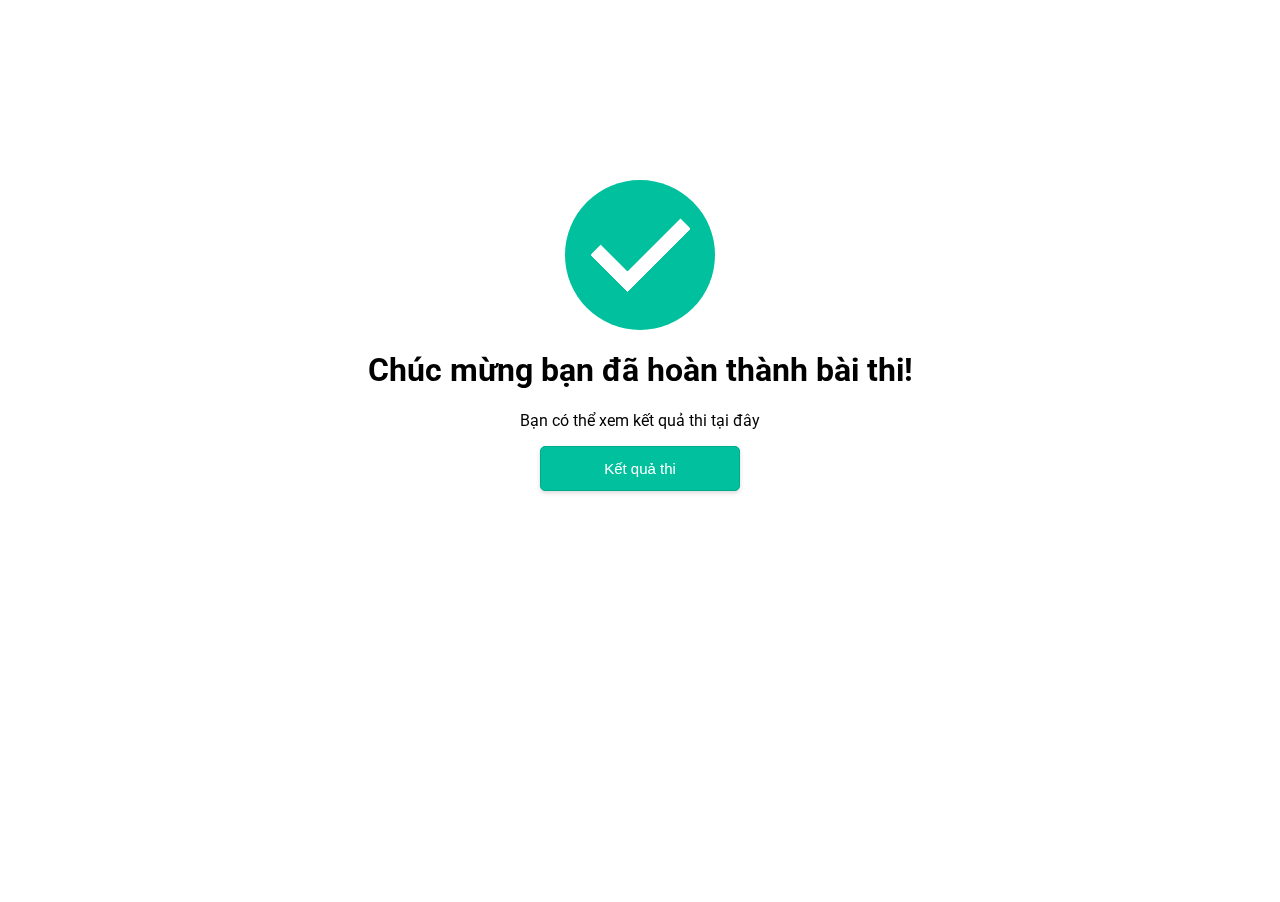
<file: confetti.html>
<!DOCTYPE html>
<html lang="en">


<head>
    <meta charset="UTF-8">
    <meta http-equiv="X-UA-Compatible" content="IE=edge">
    <meta name="viewport" content="width=device-width, initial-scale=1.0">
    <title>Hoàn thành</title>
    <link rel="stylesheet" href="./assets/css/confetti.css">
    <style>
        @import url('https://fonts.googleapis.com/css2?family=Roboto&display=swap');
    </style>
</head>

<body>
    <div class="js-container container" style="top:0px !important;"></div>

    <div class="main">
        <div class="checkmark-circle">
            <div class="background"></div>
            <div class="checkmark draw"></div>
        </div>
        <h1>Chúc mừng bạn đã hoàn thành bài thi!</h1>
        <p>Bạn có thể xem kết quả thi tại đây</p>
        <a href="./result.html"><button class="submit-btn" type="submit">Kết quả thi</button></a>
    </div>

    <script src="./assets/js/confetti.js"></script>
</body>

</html>
</file>
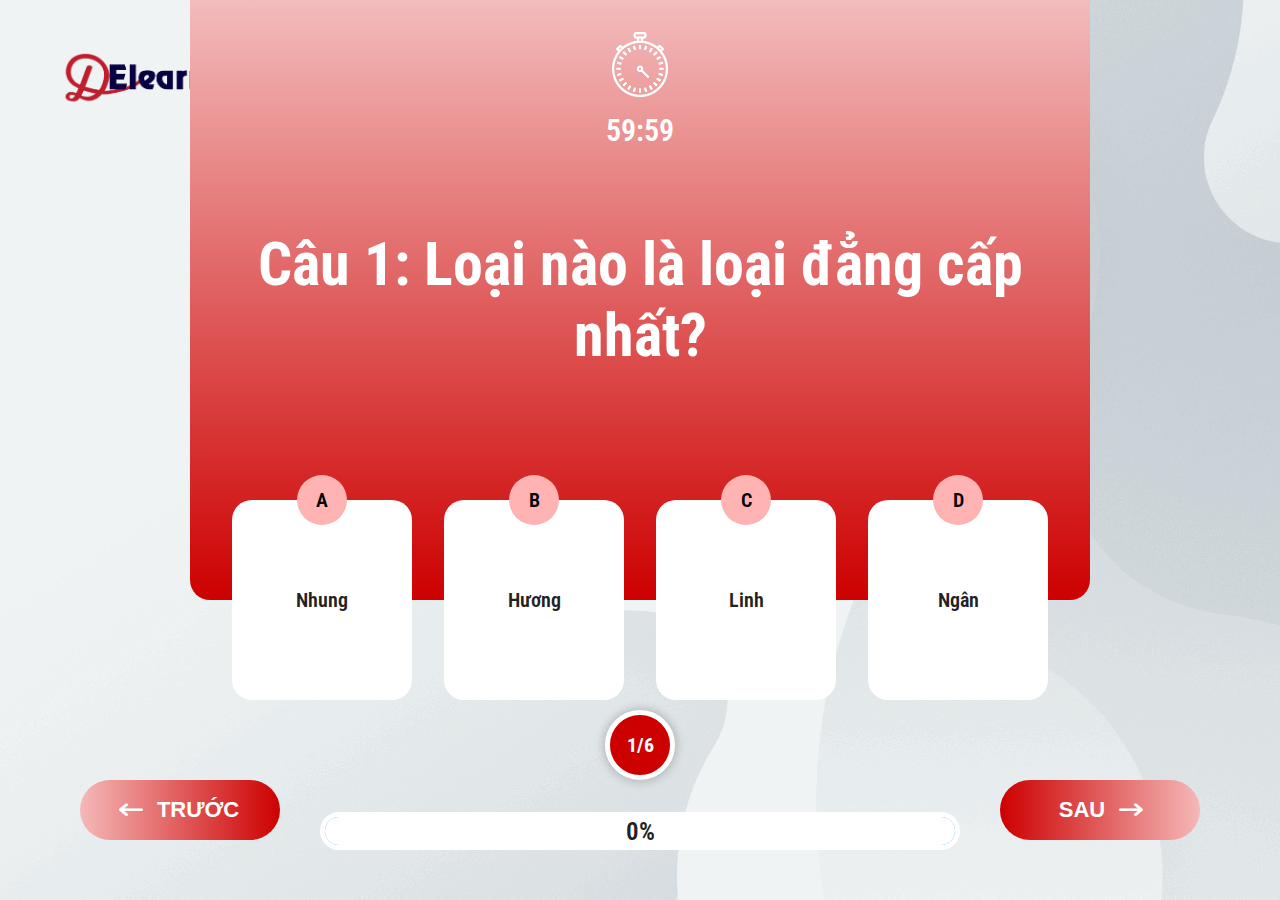
<file: quiz.html>
<!DOCTYPE html>
<html lang="en">

<head>
    <meta charset="UTF-8">
    <meta http-equiv="X-UA-Compatible" content="IE=edge">
    <meta name="viewport" content="width=device-width, initial-scale=1.0">
    <title>Quizo</title>
    <link rel="stylesheet" href="https://cdnjs.cloudflare.com/ajax/libs/font-awesome/6.1.0/css/all.min.css" />
    <link rel="stylesheet" href="assets/css/quiz.css">
    <script defer src="assets/js/quiz.js"></script>
</head>

<body>
    <main class="quest__section">
        <!-- ==================== LOGO ==================== -->
        <img src="assets/img/logo.png" alt="Logo" class="quest__logo">

        <!-- ================== QUEST SECTION ================== -->
        <div class="quest__main">
            <div class="quest__timer-wrap">
                <img src="assets/img/time.png" alt="Logo" class="quest__timer-logo">
                <p class="quest__timer-param">
                    59:59
                </p>
            </div>
            <h2 class="quest__content">
            </h2>
            <ul class="answer__list">
                <li class="answer__item">
                    <span class="answer__item-param">A</span>
                    <span class="answer__item-content">
                        Thanh Hóa
                    </span>
                </li>
                <li class="answer__item">
                    <span class="answer__item-param">B</span>
                    <span class="answer__item-content">
                        Nghệ An
                    </span>
                </li>
                <li class="answer__item">
                    <span class="answer__item-param">C</span>
                    <span class="answer__item-content">
                        Hà Nội
                    </span>
                </li>
                <li class="answer__item">
                    <span class="answer__item-param">D</span>
                    <span class="answer__item-content">
                        Hà Tĩnh
                    </span>
                </li>
            </ul>
        </div>

        <!-- ===================== PROCESS SECTION ===================== -->
        <div class="quiz__param-footer">
            <div class="quest__numbers-wrap">
                <div class="quest__numbers">
                    <span class="quest__current">
                    </span>
                    /
                    <span class="quest__all">
                    </span>
                </div>
            </div>
            <div class="quest__process">
                <div class="quest__process-inner"></div>
                <span class="quest__process-param">0%</span>
            </div>
        </div>

        <!-- ========================= BUTTONS ========================= -->
        <div class="quest__buttons">
            <button class="quest__btn" id="quest__btn-prev">
                <span class="quest__btn-icon">
                    <i class="fa-solid fa-arrow-left-long"></i>
                </span>
                <span class="quest__btn-txt">
                    Trước
                </span>
            </button>
            <button class="quest__btn" id="quest__btn-next">
                <span class="quest__btn-txt quest__btn-next">
                    Sau
                </span>
                <span class="quest__btn-icon">
                    <i class="fa-solid fa-arrow-right-long"></i>
                </span>
            </button>
            <button type="submit" class="quest__btn" id="quest__btn-submit">
                <span class="quest__btn-txt quest__btn-submit">
                    <a href="./confetti.html">Nộp bài</a>
                </span>
                <span class="quest__btn-icon">
                    <i class="fa-solid fa-arrow-right-long"></i>
                </span>
            </button>
        </div>

    </main>
</body>

</html>
</file>
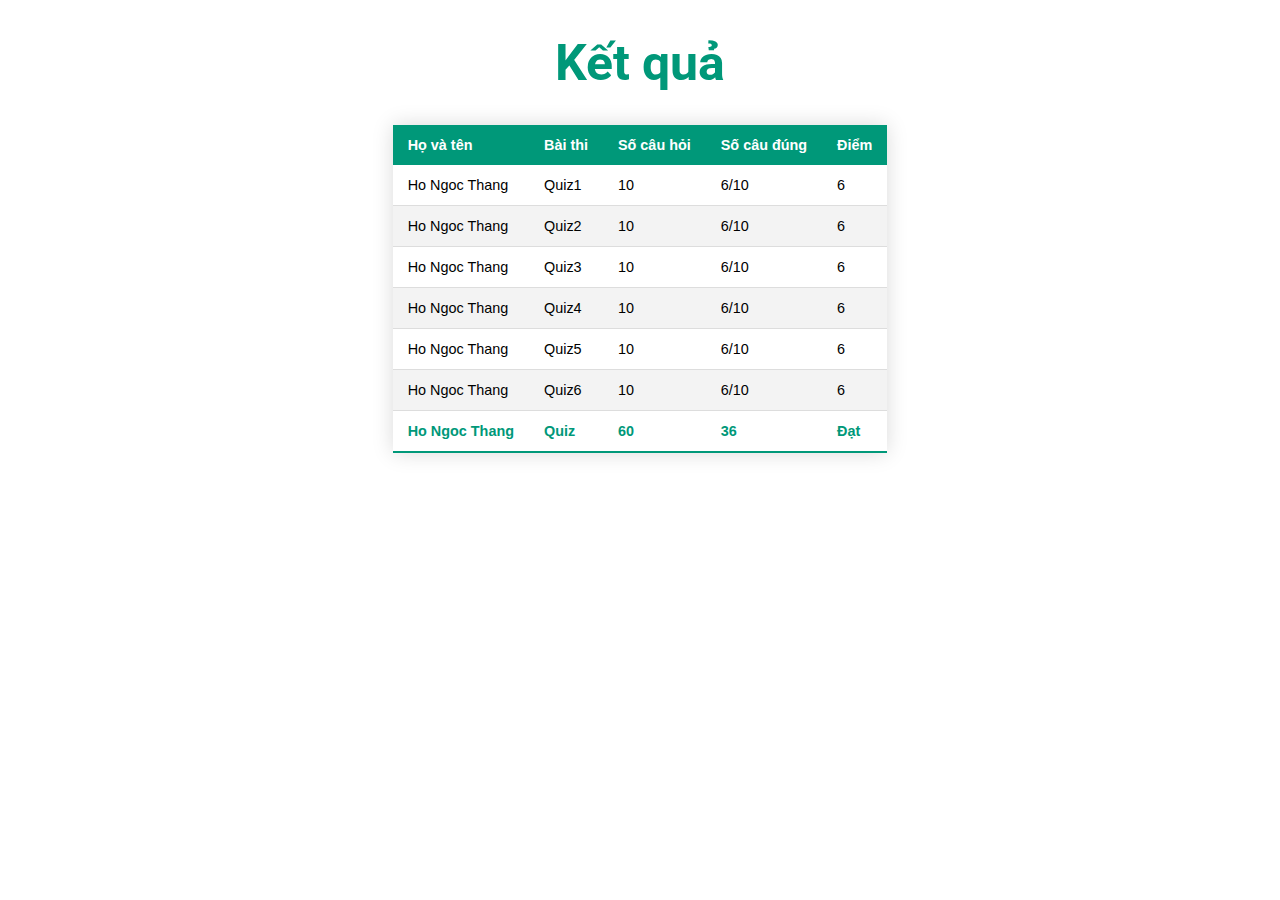
<file: result.html>
<!DOCTYPE html>
<html lang="en">

<head>
    <meta charset="UTF-8">
    <meta http-equiv="X-UA-Compatible" content="IE=edge">
    <meta name="viewport" content="width=device-width, initial-scale=1.0">
    <title>Kết quả thi</title>
    <link rel="stylesheet" href="./assets/css/result.css">

    <style>
        @import url('https://fonts.googleapis.com/css2?family=Roboto&display=swap');
    </style>
</head>

<body>

    <h1 class="header">Kết quả</h1>

    <div class="table">
        <table class="styled-table">
            <thead>
                <tr>
                    <th>Họ và tên</th>
                    <th>Bài thi</th>
                    <th>Số câu hỏi</th>
                    <th>Số câu đúng</th>
                    <th>Điểm</th>
                </tr>
            </thead>
            <tbody>
                <tr>
                    <td>Ho Ngoc Thang</td>
                    <td>Quiz1</td>
                    <td>10</td>
                    <td>6/10</td>
                    <td>6</td>
                </tr>
                <tr>
                    <td>Ho Ngoc Thang</td>
                    <td>Quiz2</td>
                    <td>10</td>
                    <td>6/10</td>
                    <td>6</td>
                </tr>
                <tr>
                    <td>Ho Ngoc Thang</td>
                    <td>Quiz3</td>
                    <td>10</td>
                    <td>6/10</td>
                    <td>6</td>
                </tr>
                <tr>
                    <td>Ho Ngoc Thang</td>
                    <td>Quiz4</td>
                    <td>10</td>
                    <td>6/10</td>
                    <td>6</td>
                </tr>
                <tr>
                    <td>Ho Ngoc Thang</td>
                    <td>Quiz5</td>
                    <td>10</td>
                    <td>6/10</td>
                    <td>6</td>
                </tr>
                <tr>
                    <td>Ho Ngoc Thang</td>
                    <td>Quiz6</td>
                    <td>10</td>
                    <td>6/10</td>
                    <td>6</td>
                </tr>
                <tr class="active-row">
                    <td>Ho Ngoc Thang</td>
                    <td>Quiz</td>
                    <td>60</td>
                    <td>36</td>
                    <td>Đạt</td>
                </tr>

            </tbody>
        </table>
    </div>

</body>

</html>
</file>
<file: assets/css/confetti.css>
body {
  font-family: "Roboto";
  margin: 0;
  padding: 0;
}


.main {
  text-align: center;
  margin-top: 30px;
  position: fixed;
  width: 100%;
  height: 100%;
  top: 0px;
  left: 0px;
  padding-top: 150px;
}


@keyframes confetti-slow {
  0% {
    transform: translate3d(0, 0, 0) rotateX(0) rotateY(0);
  }
  100% {
    transform: translate3d(25px, 105vh, 0) rotateX(360deg) rotateY(180deg);
  }
}
@keyframes confetti-medium {
  0% {
    transform: translate3d(0, 0, 0) rotateX(0) rotateY(0);
  }
  100% {
    transform: translate3d(100px, 105vh, 0) rotateX(100deg) rotateY(360deg);
  }
}
@keyframes confetti-fast {
  0% {
    transform: translate3d(0, 0, 0) rotateX(0) rotateY(0);
  }
  100% {
    transform: translate3d(-50px, 105vh, 0) rotateX(10deg) rotateY(250deg);
  }
}
.container {
  width: 100vw;
  height: 100vh;
  background: #ffffff;
  border: 1px solid white;
  display: fixed;
  top: 0px;
}

.confetti-container {
  perspective: 700px;
  position: absolute;
  overflow: hidden;
  top: 0;
  right: 0;
  bottom: 0;
  left: 0;
}

.confetti {
  position: absolute;
  z-index: 1;
  top: -10px;
  border-radius: 0%;
}
.confetti--animation-slow {
  animation: confetti-slow 2.25s linear 1 forwards;
}
.confetti--animation-medium {
  animation: confetti-medium 1.75s linear 1 forwards;
}
.confetti--animation-fast {
  animation: confetti-fast 1.25s linear 1 forwards;
}

/* Checkmark */
.checkmark-circle {
  width: 150px;
  height: 150px;
  position: relative;
  display: inline-block;
  vertical-align: top;
  margin-left: auto;
  margin-right: auto;
}

.checkmark-circle .background {
  width: 150px;
  height: 150px;
  border-radius: 50%;

  background: #00c09d;

  position: absolute;
}

.checkmark-circle .checkmark {
  border-radius: 5px;
}

.checkmark-circle .checkmark.draw:after {
  -webkit-animation-delay: 100ms;
  -moz-animation-delay: 100ms;
  animation-delay: 100ms;
  -webkit-animation-duration: 3s;
  -moz-animation-duration: 3s;
  animation-duration: 3s;
  -webkit-animation-timing-function: ease;
  -moz-animation-timing-function: ease;
  animation-timing-function: ease;
  -webkit-animation-name: checkmark;
  -moz-animation-name: checkmark;
  animation-name: checkmark;
  -webkit-transform: scaleX(-1) rotate(135deg);
  -moz-transform: scaleX(-1) rotate(135deg);
  -ms-transform: scaleX(-1) rotate(135deg);
  -o-transform: scaleX(-1) rotate(135deg);
  transform: scaleX(-1) rotate(135deg);
  -webkit-animation-fill-mode: forwards;
  -moz-animation-fill-mode: forwards;
  animation-fill-mode: forwards;
}

.checkmark-circle .checkmark:after {
  opacity: 1;
  height: 75px;
  width: 37.5px;
  -webkit-transform-origin: left top;
  -moz-transform-origin: left top;
  -ms-transform-origin: left top;
  -o-transform-origin: left top;
  transform-origin: left top;
  border-right: 15px solid white;
  border-top: 15px solid white;
  border-radius: 2.5px !important;
  content: "";
  left: 25px;
  top: 75px;
  position: absolute;
}

@-webkit-keyframes checkmark {
  0% {
    height: 0;
    width: 0;
    opacity: 1;
  }
  20% {
    height: 0;
    width: 37.5px;
    opacity: 1;
  }
  40% {
    height: 75px;
    width: 37.5px;
    opacity: 1;
  }
  100% {
    height: 75px;
    width: 37.5px;
    opacity: 1;
  }
}
@-moz-keyframes checkmark {
  0% {
    height: 0;
    width: 0;
    opacity: 1;
  }
  20% {
    height: 0;
    width: 37.5px;
    opacity: 1;
  }
  40% {
    height: 75px;
    width: 37.5px;
    opacity: 1;
  }
  100% {
    height: 75px;
    width: 37.5px;
    opacity: 1;
  }
}
@keyframes checkmark {
  0% {
    height: 0;
    width: 0;
    opacity: 1;
  }
  20% {
    height: 0;
    width: 37.5px;
    opacity: 1;
  }
  40% {
    height: 75px;
    width: 37.5px;
    opacity: 1;
  }
  100% {
    height: 75px;
    width: 37.5px;
    opacity: 1;
  }
}
.submit-btn {
  height: 45px;
  width: 200px;
  font-size: 15px;
  background-color: #00c09d;
  border: 1px solid #00ab8c;
  color: #fff;
  border-radius: 5px;
  box-shadow: 0 2px 4px 0 rgba(87, 71, 81, 0.2);
  cursor: pointer;
  transition: all 2s ease-out;
  transition: all 0.2s ease-out;
}

.submit-btn:hover {
  background-color: #2ca893;
  transition: all 0.2s ease-out;
}

/*# sourceMappingURL=confetti.css.map */
</file>
<file: assets/css/quiz.css>
/* ================================ IMPORT FONT ================================ */
@import url("https://fonts.googleapis.com/css2?family=Roboto+Condensed:ital,wght@0,300;0,400;0,700;1,300;1,400;1,700&display=swap");

/* ================================= RESET CSS ================================= */
:root {
  --main-color: #3096f1;
}

* {
  padding: 0;
  margin: 0;
  box-sizing: border-box;
}

ul {
  list-style: none;
}

a {
  text-decoration: none;
}

button {
  border: none;
}

html {
  font-family: "Roboto Condensed", sans-serif;
  font-size: 10px;
}

/* ================================== RENGULAR CSS ================================== */
.quest__section {
  position: relative;
  display: flex;
  height: 100vh;
  background-image: url(../img/background.png);
  color: #fff;
  flex-direction: column;
  align-items: center;
}

.quest__logo {
  position: absolute;
  height: 60px;
  top: 50px;
  left: 60px;
}

.quest__main {
  background: linear-gradient(180deg, #f3bcbc, #cd0000);
  height: 60rem;
  width: 90rem;
  border-bottom-right-radius: 20px;
  border-bottom-left-radius: 20px;
  text-align: center;
  position: relative;
  display: flex;
  align-items: center;
  justify-content: center;
  padding: 0 64px;
}

.quest__timer-wrap {
  display: flex;
  align-items: center;
  flex-direction: column;
  align-items: center;
}

.quest__timer-wrap {
  position: absolute;
  left: 50%;
  transform: translateX(-50%);
  top: 32px;
}

.quest__timer-logo {
  width: 65px;
  height: 65px;
  object-fit: contain;
}

.quest__timer-param {
  font-size: 3rem;
  font-weight: 600;
  margin-top: 16px;
  color: #ffffff;
}

.quest__content {
  font-size: 6rem;
}

.answer__list {
  position: absolute;
  bottom: 0;
  display: flex;
  left: 50%;
  transform: translateY(50%) translateX(-50%);
  justify-content: center;
  align-items: center;
}

.answer__item {
  font-size: 2rem;
  padding: 0 1rem;
  position: relative;
  display: flex;
  justify-content: center;
  align-items: center;
  border-radius: 20px;
  background-color: #fff;
  color: #222;
  height: 20rem;
  width: 18rem;
  cursor: pointer;
  margin: 16px;
  font-weight: 600;
}

.answer__item-param {
  position: absolute;
  left: 50%;
  top: 0;
  transform: translate(-50%, -50%);
  width: 50px;
  height: 50px;
  border-radius: 50%;
  color: #000;
  background-color: #ffb3b3;
  display: flex;
  justify-content: center;
  align-items: center;
  font-weight: 600;
}

.answer__item.active,
.answer__item.active > .answer__item-param {
  background: linear-gradient(#fcefef, #cd0000);
  color: rgb(255, 255, 255);
}

/* ===================================== QUEST PARAM CSS ===================================== */
.quiz__param-footer {
  margin-top: 11rem;
  width: 50%;
}

/* >> PROCESS CSS */
.quest__process {
  height: 3.8rem;
  background: linear-gradient(#4780a1, #00a2ff);
  border-radius: 20px;
  justify-content: center;
  align-items: center;
  display: flex;
  border: 5px solid #fff;
  position: relative;
  z-index: 2;
  overflow: hidden;
  background-color: transparent;
}

.quest__process-param {
  color: #222;
  font-size: 2.5rem;
  position: absolute;
  z-index: 3;
  font-weight: 600;
}

.quest__process::before {
  content: "";
  background-color: #fff;
  display: block;
  position: absolute;
  width: 100%;
  height: 100%;
  left: 0;
  top: 0;
  z-index: -1;
}

.quest__process-inner {
  height: 100%;
  width: 0;
  top: 0;
  left: 0;
  background: linear-gradient(#f1cece, #cd0000);
  position: absolute;
  z-index: 1;
  transition: 0.2s linear;
}

.quest__buttons {
  position: absolute;
  left: 0;
  right: 0;
  bottom: 60px;
  z-index: 2;
  display: flex;
  justify-content: space-between;
  align-items: center;
  padding: 0 80px;
}

.quest__btn {
  font-size: 2.2rem;
  color: #fff;
  background: linear-gradient(to right, #f5b8b8, #cd0000);
  width: 20rem;
  height: 6rem;
  display: inline-flex;
  justify-content: center;
  align-items: center;
  border-radius: 30px;
  cursor: pointer;
  transition: 0.3s linear;
  font-weight: 700;
  text-transform: uppercase;
}

#quest__btn-submit,#quest__btn-next{
  background: linear-gradient(to left, #f5b8b8, #cd0000);
}
#quest__btn-submit{
  background: linear-gradient(to left, #f5b8b8, #cd0000);
}


.quest__btn:hover {
  color: #000;
}

.quest__btn-icon {
  font-size: 2rem;
  transform: scaleX(1.2);
  margin: 8px;
}

.quest__btn-txt {
  margin: 8px;
}

#quest__btn-submit{
  display:none;
}

/* >> QUEST LIST CSS */
.quest__list-wrap {
  display: flex;
  justify-content: space-between;
  align-items: center;
  padding: 16px 5px;
}

.quest__numbers-wrap {
  width: 100%;
  display: flex;
  justify-content: center;
  align-items: center;
  margin-bottom: 32px;
}

.quest__numbers {
  font-size: 2rem;
  width: 70px;
  height: 70px;
  display: flex;
  justify-content: center;
  align-items: center;
  background-color: #cd0000;
  font-weight: 700;
  border-radius: 50%;
  border: 5px solid #fff;
  box-shadow: 0 0 10px 2px rgba(0, 0, 0, 0.2);
}

.quest__current {

}

.quest__count {

}
</file>
<file: assets/css/result.css>
.header {
  font-family: "Roboto", sans-serif;
  text-align: center;
  color: #009879;
  font-size: 50px;
}

.table {
  display: flex;
}

.styled-table {
  border-collapse: collapse;
  margin: auto;
  font-size: 0.9em;
  font-family: sans-serif;
  min-width: 400px;
  box-shadow: 0 0 20px rgba(0, 0, 0, 0.15);
}

.styled-table thead tr {
  background-color: #009879;
  color: #ffffff;
  text-align: left;
}

.styled-table th,
.styled-table td {
  padding: 12px 15px;
}

.styled-table tbody tr {
  border-bottom: 1px solid #dddddd;
}

.styled-table tbody tr:nth-of-type(even) {
  background-color: #f3f3f3;
}

.styled-table tbody tr:last-of-type {
  border-bottom: 2px solid #009879;
}

.styled-table tbody tr.active-row {
  font-weight: bold;
  color: #009879;
}
</file>
